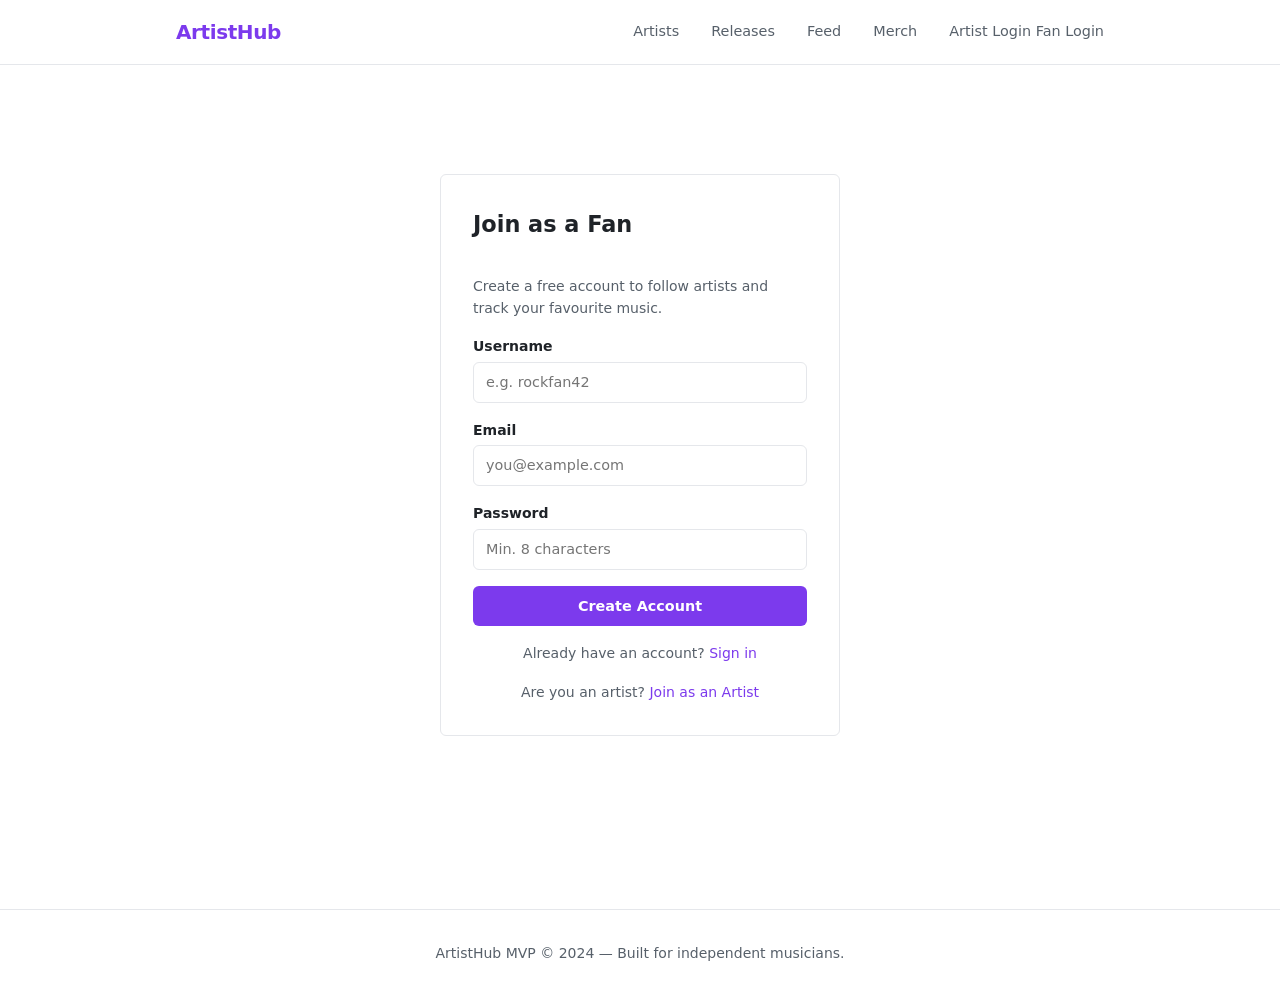
<file: frontend/fan-register.html>
<!DOCTYPE html>
<html lang="en">
<head>
  <meta charset="UTF-8" />
  <meta name="viewport" content="width=device-width, initial-scale=1.0" />
  <title>Join as a Fan — ArtistHub</title>
  <link rel="stylesheet" href="css/reset.css" />
  <link rel="stylesheet" href="css/main.css" />
</head>
<body>

  <header class="site-header">
    <div class="container header-inner">
      <a href="index.html" class="logo">ArtistHub</a>
      <nav class="site-nav" id="site-nav">
        <a href="browse-artists.html">Artists</a>
        <a href="browse-releases.html">Releases</a>
        <a href="browse-posts.html">Feed</a>
        <a href="browse-merch.html">Merch</a>
        <span id="nav-guest">
          <a href="artist-login.html">Artist Login</a>
          <a href="fan-login.html">Fan Login</a>
        </span>
        <span id="nav-authed" style="display:none;">
          <a href="#" id="nav-dashboard">Dashboard</a>
          <a href="#" id="nav-logout">Sign Out</a>
        </span>
      </nav>
    </div>
  </header>

  <main class="form-page">
    <div class="form-card">
      <h2>Join as a Fan</h2>
      <p class="form-footer" style="text-align:left; margin-bottom:1rem;">
        Create a free account to follow artists and track your favourite music.
      </p>

      <!-- Inline alert — shown on error or success by fan-register.js -->
      <div id="form-alert" class="alert" style="display:none;"></div>

      <form id="register-form" novalidate>
        <div class="form-group">
          <label for="username">Username</label>
          <input
            type="text"
            id="username"
            name="username"
            placeholder="e.g. rockfan42"
            autocomplete="username"
            required
          />
        </div>

        <div class="form-group">
          <label for="email">Email</label>
          <input
            type="email"
            id="email"
            name="email"
            placeholder="you@example.com"
            autocomplete="email"
            required
          />
        </div>

        <div class="form-group">
          <label for="password">Password</label>
          <input
            type="password"
            id="password"
            name="password"
            placeholder="Min. 8 characters"
            autocomplete="new-password"
            minlength="8"
            required
          />
        </div>

        <button type="submit" class="btn btn-primary" style="width:100%;">
          Create Account
        </button>
      </form>

      <p class="form-footer" style="margin-top:1rem;">
        Already have an account?
        <a href="fan-login.html">Sign in</a>
      </p>
      <p class="form-footer">
        Are you an artist?
        <a href="artist-register.html">Join as an Artist</a>
      </p>
    </div>
  </main>

  <footer class="site-footer">
    <div class="container">
      <p>ArtistHub MVP &copy; 2024 — Built for independent musicians.</p>
    </div>
  </footer>

  <script src="js/api.js"></script>
  <script src="js/fan-register.js"></script>

</body>
</html>
</file>
<file: frontend/css/main.css>
/* main.css
 *
 * ArtistHub global styles.
 *
 * Design tokens are defined as CSS custom properties at :root so every
 * component can reference them. Changing a colour here changes it everywhere.
 *
 * Layout uses a single centred .container — max-width 960px with 1rem
 * horizontal padding so it works on mobile without media queries.
 */

/* ------------------------------------------------------------------ */
/* Design tokens                                                        */
/* ------------------------------------------------------------------ */
:root {
  /* Colours */
  --color-bg:        #ffffff;
  --color-surface:   #f7f8fa;
  --color-border:    #e5e7eb;
  --color-text:      #1f2328;
  --color-muted:     #57606a;
  --color-accent:    #7c3aed;   /* Purple — primary brand colour */
  --color-accent-dk: #5b21b6;   /* Darker shade for hover states */
  --color-danger:    #dc2626;

  /* Typography */
  --font-family: -apple-system, "Segoe UI", system-ui, sans-serif;
  --font-size-base: 1rem;       /* 16px */
  --line-height:    1.6;

  /* Spacing */
  --space-xs:  0.25rem;
  --space-sm:  0.5rem;
  --space-md:  1rem;
  --space-lg:  2rem;
  --space-xl:  4rem;

  /* Layout */
  --container-max: 960px;
  --radius:        6px;
}

/* ------------------------------------------------------------------ */
/* Base                                                                 */
/* ------------------------------------------------------------------ */
body {
  font-family: var(--font-family);
  font-size: var(--font-size-base);
  line-height: var(--line-height);
  color: var(--color-text);
  background: var(--color-bg);
}

/* ------------------------------------------------------------------ */
/* Layout                                                               */
/* ------------------------------------------------------------------ */
.container {
  max-width: var(--container-max);
  margin: 0 auto;
  padding: 0 var(--space-md);
}

/* ------------------------------------------------------------------ */
/* Header / Nav                                                         */
/* ------------------------------------------------------------------ */
.site-header {
  border-bottom: 1px solid var(--color-border);
  background: var(--color-bg);
  position: sticky;
  top: 0;
  z-index: 100;
}

.header-inner {
  display: flex;
  align-items: center;
  justify-content: space-between;
  padding-top: var(--space-md);
  padding-bottom: var(--space-md);
}

.logo {
  font-size: 1.25rem;
  font-weight: 700;
  color: var(--color-accent);
  letter-spacing: -0.02em;
}

.site-nav {
  display: flex;
  align-items: center;
  gap: var(--space-lg);
  font-size: 0.9rem;
}

.site-nav a {
  color: var(--color-muted);
  transition: color 0.15s;
}

.site-nav a:hover {
  color: var(--color-text);
}

/* ------------------------------------------------------------------ */
/* Buttons                                                              */
/* ------------------------------------------------------------------ */
.btn {
  display: inline-block;
  padding: 0.55rem 1.25rem;
  border-radius: var(--radius);
  font-size: 0.9rem;
  font-weight: 600;
  cursor: pointer;
  border: none;
  transition: background 0.15s, opacity 0.15s;
  text-align: center;
}

.btn-primary {
  background: var(--color-accent);
  color: #fff;
}

.btn-primary:hover {
  background: var(--color-accent-dk);
}

.btn-secondary {
  background: var(--color-surface);
  color: var(--color-text);
  border: 1px solid var(--color-border);
}

.btn-secondary:hover {
  background: var(--color-border);
}

.btn-danger {
  background: var(--color-danger);
  color: #fff;
}

/* ------------------------------------------------------------------ */
/* Hero                                                                 */
/* ------------------------------------------------------------------ */
.hero {
  padding: var(--space-xl) 0;
  background: linear-gradient(135deg, #f5f3ff 0%, #ede9fe 100%);
  text-align: center;
}

.hero h1 {
  font-size: 2.5rem;
  font-weight: 800;
  letter-spacing: -0.03em;
  margin-bottom: var(--space-md);
}

.hero-sub {
  font-size: 1.1rem;
  color: var(--color-muted);
  max-width: 520px;
  margin: 0 auto var(--space-lg);
}

.hero-actions {
  display: flex;
  gap: var(--space-md);
  justify-content: center;
  flex-wrap: wrap;
}

/* ------------------------------------------------------------------ */
/* Sections                                                             */
/* ------------------------------------------------------------------ */
.section {
  padding: var(--space-xl) 0;
}

.section-alt {
  background: var(--color-surface);
}

.section h2 {
  font-size: 1.6rem;
  font-weight: 700;
  margin-bottom: var(--space-sm);
}

.section-sub {
  color: var(--color-muted);
  margin-bottom: var(--space-lg);
}

/* ------------------------------------------------------------------ */
/* Card grid                                                            */
/* ------------------------------------------------------------------ */
.card-grid {
  display: grid;
  grid-template-columns: repeat(auto-fill, minmax(220px, 1fr));
  gap: var(--space-md);
}

.card {
  background: var(--color-bg);
  border: 1px solid var(--color-border);
  border-radius: var(--radius);
  padding: var(--space-md);
  transition: box-shadow 0.15s;
}

.card:hover {
  box-shadow: 0 2px 8px rgba(0, 0, 0, 0.08);
}

.card h3 {
  font-size: 1rem;
  font-weight: 600;
  margin-bottom: var(--space-xs);
}

.card p {
  font-size: 0.875rem;
  color: var(--color-muted);
}

/* ------------------------------------------------------------------ */
/* Placeholder loading state                                            */
/* ------------------------------------------------------------------ */
.placeholder {
  text-align: center;
  color: var(--color-muted);
}

.placeholder-img {
  width: 100%;
  height: 120px;
  background: var(--color-border);
  border-radius: var(--radius);
  margin-bottom: var(--space-md);
  animation: pulse 1.5s ease-in-out infinite;
}

@keyframes pulse {
  0%, 100% { opacity: 1; }
  50%       { opacity: 0.5; }
}

/* ------------------------------------------------------------------ */
/* How it works grid                                                    */
/* ------------------------------------------------------------------ */
.how-grid {
  display: grid;
  grid-template-columns: repeat(auto-fill, minmax(200px, 1fr));
  gap: var(--space-lg);
}

.how-item {
  text-align: center;
}

.how-icon {
  display: block;
  font-size: 2rem;
  margin-bottom: var(--space-sm);
}

.how-item h3 {
  font-weight: 600;
  margin-bottom: var(--space-xs);
}

.how-item p {
  font-size: 0.875rem;
  color: var(--color-muted);
}

/* ------------------------------------------------------------------ */
/* Forms (used across auth pages)                                       */
/* ------------------------------------------------------------------ */
.form-page {
  min-height: calc(100vh - 120px);
  display: flex;
  align-items: center;
  justify-content: center;
  padding: var(--space-lg);
}

.form-card {
  background: var(--color-bg);
  border: 1px solid var(--color-border);
  border-radius: var(--radius);
  padding: var(--space-lg);
  width: 100%;
  max-width: 400px;
}

.form-card h2 {
  margin-bottom: var(--space-lg);
  font-size: 1.4rem;
}

.form-group {
  margin-bottom: var(--space-md);
}

.form-group label {
  display: block;
  font-size: 0.875rem;
  font-weight: 600;
  margin-bottom: var(--space-xs);
}

.form-group input,
.form-group textarea,
.form-group select {
  width: 100%;
  padding: 0.5rem 0.75rem;
  border: 1px solid var(--color-border);
  border-radius: var(--radius);
  font-size: 0.9rem;
  background: var(--color-bg);
  transition: border-color 0.15s;
}

.form-group input:focus,
.form-group textarea:focus,
.form-group select:focus {
  outline: none;
  border-color: var(--color-accent);
}

.form-error {
  color: var(--color-danger);
  font-size: 0.85rem;
  margin-top: var(--space-sm);
}

.form-footer {
  margin-top: var(--space-md);
  font-size: 0.875rem;
  color: var(--color-muted);
  text-align: center;
}

.form-footer a {
  color: var(--color-accent);
}

/* ------------------------------------------------------------------ */
/* Alerts / notifications                                               */
/* ------------------------------------------------------------------ */
.alert {
  padding: var(--space-sm) var(--space-md);
  border-radius: var(--radius);
  font-size: 0.875rem;
  margin-bottom: var(--space-md);
}

.alert-success {
  background: #d1fae5;
  color: #065f46;
  border: 1px solid #6ee7b7;
}

.alert-error {
  background: #fee2e2;
  color: #991b1b;
  border: 1px solid #fca5a5;
}

/* ------------------------------------------------------------------ */
/* Footer                                                               */
/* ------------------------------------------------------------------ */
.site-footer {
  border-top: 1px solid var(--color-border);
  padding: var(--space-lg) 0;
  text-align: center;
  font-size: 0.875rem;
  color: var(--color-muted);
  margin-top: var(--space-xl);
}

/* ------------------------------------------------------------------ */
/* Browse page controls                                                 */
/* ------------------------------------------------------------------ */
.browse-header {
  display: flex;
  align-items: flex-start;
  justify-content: space-between;
  flex-wrap: wrap;
  gap: var(--space-md);
  margin-bottom: var(--space-lg);
}

.search-box {
  padding: 0.5rem 0.75rem;
  border: 1px solid var(--color-border);
  border-radius: var(--radius);
  font-size: 0.9rem;
  width: 260px;
  background: var(--color-bg);
  transition: border-color 0.15s;
}

.search-box:focus {
  outline: none;
  border-color: var(--color-accent);
}

.results-summary {
  font-size: 0.875rem;
  color: var(--color-muted);
  margin-bottom: var(--space-md);
}

/* ------------------------------------------------------------------ */
/* Artist card (browse page)                                            */
/* ------------------------------------------------------------------ */
.artist-card {
  display: block;
  text-decoration: none;
  color: var(--color-text);
  transition: box-shadow 0.15s, transform 0.1s;
}

.artist-card:hover {
  transform: translateY(-2px);
  box-shadow: 0 4px 12px rgba(0, 0, 0, 0.1);
}

.artist-card-avatar {
  width: 64px;
  height: 64px;
  border-radius: 50%;
  overflow: hidden;
  margin-bottom: var(--space-sm);
  background: var(--color-accent);
  display: flex;
  align-items: center;
  justify-content: center;
}

.avatar-img {
  width: 100%;
  height: 100%;
  object-fit: cover;
}

.avatar-initials {
  color: #fff;
  font-weight: 700;
  font-size: 1.1rem;
}

.card-tag {
  display: inline-block;
  background: var(--color-surface);
  border: 1px solid var(--color-border);
  border-radius: 999px;
  font-size: 0.75rem;
  padding: 0.15rem 0.6rem;
  margin-top: var(--space-xs);
  color: var(--color-muted);
}

.card-meta {
  font-size: 0.8rem;
  color: var(--color-muted);
  margin-top: var(--space-xs);
}

/* ------------------------------------------------------------------ */
/* Pagination                                                           */
/* ------------------------------------------------------------------ */
.pagination {
  display: flex;
  align-items: center;
  justify-content: center;
  gap: var(--space-md);
  margin-top: var(--space-xl);
}

.page-indicator {
  font-size: 0.875rem;
  color: var(--color-muted);
}

/* ------------------------------------------------------------------ */
/* Artist profile page                                                  */
/* ------------------------------------------------------------------ */
.profile-hero {
  background: linear-gradient(135deg, #f5f3ff 0%, #ede9fe 100%);
  padding: var(--space-xl) 0 var(--space-lg);
  border-bottom: 1px solid var(--color-border);
}

.profile-header {
  display: flex;
  align-items: center;
  gap: var(--space-lg);
  flex-wrap: wrap;
}

.avatar {
  width: 96px;
  height: 96px;
  border-radius: 50%;
  overflow: hidden;
  background: var(--color-accent);
  display: flex;
  align-items: center;
  justify-content: center;
  flex-shrink: 0;
}

.avatar-lg {
  width: 96px;
  height: 96px;
  font-size: 2rem;
  font-weight: 700;
  color: #fff;
}

.profile-meta h1 {
  font-size: 1.75rem;
  font-weight: 800;
  margin-bottom: var(--space-xs);
}

.profile-subtitle {
  color: var(--color-muted);
  margin-bottom: var(--space-xs);
}

.profile-follower-count {
  font-size: 0.875rem;
  color: var(--color-muted);
  margin-bottom: var(--space-md);
}

.profile-bio {
  max-width: 680px;
  color: var(--color-muted);
  line-height: 1.7;
}

.skeleton .placeholder-img {
  width: 96px;
  height: 96px;
  border-radius: 50%;
  display: inline-block;
}

.muted {
  color: var(--color-muted);
  font-size: 0.9rem;
}

/* ------------------------------------------------------------------ */
/* Release cards                                                        */
/* ------------------------------------------------------------------ */
.releases-grid {
  grid-template-columns: repeat(auto-fill, minmax(200px, 1fr));
}

.release-card {
  display: flex;
  flex-direction: column;
  gap: var(--space-sm);
}

.release-artwork {
  width: 100%;
  aspect-ratio: 1 / 1;
  border-radius: var(--radius);
  overflow: hidden;
  background: var(--color-surface);
  border: 1px solid var(--color-border);
  display: flex;
  align-items: center;
  justify-content: center;
}

.artwork-img {
  width: 100%;
  height: 100%;
  object-fit: cover;
}

.artwork-placeholder {
  width: 100%;
  height: 100%;
  display: flex;
  align-items: center;
  justify-content: center;
  background: linear-gradient(135deg, #ede9fe 0%, #ddd6fe 100%);
}

.artwork-placeholder span {
  font-size: 1.5rem;
  font-weight: 700;
  color: var(--color-accent);
  letter-spacing: -0.02em;
}

.release-info {
  flex: 1;
}

.release-title {
  font-size: 0.95rem;
  font-weight: 600;
  margin-bottom: var(--space-xs);
  /* Clamp to two lines — prevents tall cards for long titles. */
  display: -webkit-box;
  -webkit-line-clamp: 2;
  -webkit-box-orient: vertical;
  overflow: hidden;
}

.release-date {
  font-size: 0.75rem;
}

.release-actions {
  display: flex;
  gap: var(--space-xs);
  flex-wrap: wrap;
  margin-top: auto;
}

.release-btn {
  font-size: 0.8rem;
  padding: 0.35rem 0.85rem;
  flex: 1;
  text-align: center;
}

/* ------------------------------------------------------------------ */
/* Release type filter chips                                            */
/* ------------------------------------------------------------------ */
.chip-group {
  display: flex;
  gap: var(--space-xs);
  flex-wrap: wrap;
  margin-bottom: var(--space-lg);
}

.chip {
  padding: 0.3rem 0.8rem;
  border-radius: 999px;
  border: 1px solid var(--color-border);
  background: var(--color-surface);
  font-size: 0.8rem;
  cursor: pointer;
  transition: background 0.15s, border-color 0.15s, color 0.15s;
  color: var(--color-muted);
}

.chip:hover {
  border-color: var(--color-accent);
  color: var(--color-accent);
}

.chip-active {
  background: var(--color-accent);
  border-color: var(--color-accent);
  color: #fff;
}

.chip-active:hover {
  background: var(--color-accent-dk);
  border-color: var(--color-accent-dk);
  color: #fff;
}

/* ------------------------------------------------------------------ */
/* Post cards (feed page + artist profile)                             */
/* ------------------------------------------------------------------ */
.post-card {
  display: flex;
  gap: var(--space-md);
  padding: var(--space-md) 0;
  border-bottom: 1px solid var(--color-border);
}

.post-card:last-child {
  border-bottom: none;
}

/* Compact variant used on the artist profile page (no avatar column) */
.post-card-profile {
  padding: var(--space-sm) 0;
}

.post-avatar {
  flex-shrink: 0;
  width: 48px;
  height: 48px;
  border-radius: 50%;
  background: var(--color-accent);
  display: flex;
  align-items: center;
  justify-content: center;
  text-decoration: none;
}

.avatar-sm {
  width: 48px;
  height: 48px;
  font-size: 1rem;
  color: #fff;
  display: flex;
  align-items: center;
  justify-content: center;
}

.post-body {
  flex: 1;
  min-width: 0;       /* prevent flex children from overflowing */
}

.post-header {
  display: flex;
  align-items: baseline;
  gap: var(--space-sm);
  margin-bottom: var(--space-xs);
  flex-wrap: wrap;
}

.post-artist-link {
  font-weight: 600;
  font-size: 0.9rem;
  color: var(--color-text);
  text-decoration: none;
}

.post-artist-link:hover {
  color: var(--color-accent);
}

.post-time {
  font-size: 0.8rem;
  color: var(--color-muted);
}

.post-text {
  font-size: 0.95rem;
  line-height: 1.6;
  color: var(--color-text);
  /* Preserve newlines in post body text */
  white-space: pre-wrap;
  word-break: break-word;
}

.post-image-wrap {
  margin-top: var(--space-sm);
  border-radius: var(--radius);
  overflow: hidden;
  max-width: 480px;
}

.post-image {
  width: 100%;
  height: auto;
  display: block;
  border-radius: var(--radius);
}

/* Feed page layout */
.feed-layout {
  max-width: 640px;
  margin: 0 auto;
}

/* Skeleton placeholder card (loading state) */
.skeleton-card {
  display: flex;
  gap: var(--space-md);
  padding: var(--space-md) 0;
  border-bottom: 1px solid var(--color-border);
  animation: pulse 1.5s ease-in-out infinite;
}

/* ------------------------------------------------------------------ */
/* Merch cards                                                          */
/* ------------------------------------------------------------------ */
.merch-grid {
  grid-template-columns: repeat(auto-fill, minmax(200px, 1fr));
}

.merch-card {
  display: flex;
  flex-direction: column;
  gap: var(--space-sm);
}

/* Out-of-stock card — slightly dimmed */
.merch-card-oos {
  opacity: 0.65;
}

.merch-artwork {
  width: 100%;
  aspect-ratio: 1 / 1;
  border-radius: var(--radius);
  overflow: hidden;
  background: var(--color-surface);
  border: 1px solid var(--color-border);
  display: flex;
  align-items: center;
  justify-content: center;
}

.merch-icon {
  font-size: 2.5rem;
}

.merch-info {
  flex: 1;
}

.merch-name {
  font-size: 0.95rem;
  font-weight: 600;
  margin-bottom: var(--space-xs);
  display: -webkit-box;
  -webkit-line-clamp: 2;
  -webkit-box-orient: vertical;
  overflow: hidden;
}

.merch-desc {
  font-size: 0.8rem;
  color: var(--color-muted);
  line-height: 1.5;
}

.merch-footer {
  display: flex;
  align-items: center;
  justify-content: space-between;
  gap: var(--space-xs);
  margin-top: auto;
  padding-top: var(--space-xs);
  border-top: 1px solid var(--color-border);
}

.merch-price {
  font-size: 1rem;
  font-weight: 700;
  color: var(--color-text);
}

.merch-actions {
  display: flex;
  gap: var(--space-xs);
}

.merch-btn {
  font-size: 0.8rem;
  padding: 0.35rem 0.85rem;
}

/* Disabled Buy button — catalog-only MVP state */
.btn:disabled {
  opacity: 0.45;
  cursor: not-allowed;
}

/* Stock badges */
.stock-badge {
  display: inline-block;
  font-size: 0.7rem;
  font-weight: 600;
  padding: 0.1rem 0.5rem;
  border-radius: 999px;
  margin-top: var(--space-xs);
}

.stock-in {
  background: #d1fae5;
  color: #065f46;
}

.stock-out {
  background: #fee2e2;
  color: #991b1b;
}

/* ------------------------------------------------------------------ */
/* Auth card (login / register pages)                                   */
/* ------------------------------------------------------------------ */
.auth-card {
  max-width: 420px;
  margin: 0 auto;
  background: var(--color-surface);
  border: 1px solid var(--color-border);
  border-radius: var(--radius-lg);
  padding: var(--space-xl);
}

.auth-title {
  font-size: 1.5rem;
  font-weight: 800;
  margin-bottom: var(--space-xs);
}

.auth-subtitle {
  color: var(--color-muted);
  margin-bottom: var(--space-lg);
  font-size: 0.9rem;
}

.auth-alt-link {
  margin-top: var(--space-md);
  font-size: 0.875rem;
  color: var(--color-muted);
  text-align: center;
}

/* ------------------------------------------------------------------ */
/* Stats grid (dashboard)                                               */
/* ------------------------------------------------------------------ */
.stats-grid {
  display: grid;
  grid-template-columns: repeat(auto-fill, minmax(140px, 1fr));
  gap: var(--space-md);
}

.stat-card {
  background: var(--color-surface);
  border: 1px solid var(--color-border);
  border-radius: var(--radius-md);
  padding: var(--space-md) var(--space-lg);
  display: flex;
  flex-direction: column;
  align-items: center;
  gap: var(--space-xs);
  text-align: center;
}

.stat-number {
  font-size: 2rem;
  font-weight: 800;
  color: var(--color-text);
  line-height: 1;
}

.stat-label {
  font-size: 0.8rem;
  color: var(--color-muted);
  text-transform: uppercase;
  letter-spacing: 0.05em;
}

/* ------------------------------------------------------------------ */
/* Dashboard form grid                                                  */
/* ------------------------------------------------------------------ */
.form-grid {
  display: grid;
  grid-template-columns: repeat(auto-fill, minmax(220px, 1fr));
  gap: var(--space-md);
  margin-bottom: var(--space-lg);
}

.form-group-full {
  grid-column: 1 / -1;
}

.form-textarea {
  resize: vertical;
  min-height: 96px;
}

.form-hint {
  font-size: 0.8rem;
  color: var(--color-muted);
  margin-top: var(--space-xs);
}

.btn-block {
  width: 100%;
  justify-content: center;
}

/* ------------------------------------------------------------------ */
/* Analytics page                                                       */
/* ------------------------------------------------------------------ */

.analytics-hero {
  background: linear-gradient(135deg, #f0f9ff 0%, #e0f2fe 100%);
  padding: var(--space-xl) 0 var(--space-lg);
  border-bottom: 1px solid var(--color-border);
}

.analytics-header {
  display: flex;
  align-items: flex-start;
  justify-content: space-between;
  gap: var(--space-md);
  flex-wrap: wrap;
}

.analytics-header h1 {
  font-size: 1.75rem;
  font-weight: 800;
  margin-bottom: var(--space-xs);
}

.analytics-subtitle {
  color: var(--color-muted);
  font-size: 0.9rem;
}

.analytics-freshness {
  font-style: italic;
}

.analytics-header-actions {
  display: flex;
  gap: var(--space-sm);
  flex-shrink: 0;
}

/* Section typography inside analytics page */
.section-title {
  font-size: 1.25rem;
  font-weight: 700;
  margin-bottom: var(--space-xs);
}

.section-desc {
  color: var(--color-muted);
  font-size: 0.9rem;
  margin-bottom: var(--space-lg);
  max-width: 640px;
}

/* Stat card colour variants */
.stat-card--followers { border-top: 3px solid #7c5cd8; }
.stat-card--releases  { border-top: 3px solid #3b82d4; }
.stat-card--posts     { border-top: 3px solid #0ea5e9; }
.stat-card--merch     { border-top: 3px solid #f59e0b; }
.stat-card--streams   { border-top: 3px solid #10b981; }
.stat-card--revenue   { border-top: 3px solid #22c55e; }

/* Analytics bar chart */
.chart-container {
  overflow-x: auto;
  padding-bottom: var(--space-xs);
}

.analytics-bar-chart {
  display: block;
  min-width: 300px;
}

/* Roadmap cards */
.roadmap-grid {
  display: grid;
  grid-template-columns: repeat(auto-fill, minmax(260px, 1fr));
  gap: var(--space-lg);
}

.roadmap-card {
  background: var(--color-surface);
  border: 1px solid var(--color-border);
  border-radius: var(--radius-lg);
  padding: var(--space-lg);
}

.roadmap-card h3 {
  font-size: 1rem;
  font-weight: 700;
  margin: var(--space-sm) 0 var(--space-sm);
}

.roadmap-card p {
  font-size: 0.875rem;
  color: var(--color-muted);
  line-height: 1.6;
  margin-bottom: var(--space-sm);
}

.roadmap-card code {
  background: #f3f4f6;
  border-radius: 3px;
  padding: 1px 4px;
  font-size: 0.8rem;
  color: #1f2328;
}

.roadmap-icon {
  font-size: 1.5rem;
  font-weight: 900;
  color: var(--color-accent);
  line-height: 1;
}

.roadmap-streams { border-left: 4px solid #3b82d4; }
.roadmap-sales   { border-left: 4px solid #22c55e; }
.roadmap-audience { border-left: 4px solid #7c5cd8; }

.roadmap-tech {
  font-size: 0.8rem !important;
  background: #f8f9fc;
  border-radius: var(--radius-sm);
  padding: var(--space-sm) !important;
  border-left: 3px solid var(--color-border);
  color: var(--color-text) !important;
}

/* ------------------------------------------------------------------ */
/* Admin row — used in artist dashboard release/merch management lists */
/* ------------------------------------------------------------------ */
.admin-row {
  display: flex;
  align-items: center;
  justify-content: space-between;
  gap: var(--space-md);
  padding: var(--space-sm) var(--space-md);
  border: 1px solid var(--color-border);
  border-radius: var(--radius-sm);
  background: var(--color-surface);
  margin-bottom: var(--space-sm);
}

.admin-row-info {
  display: flex;
  align-items: center;
  flex-wrap: wrap;
  gap: var(--space-sm);
  min-width: 0;
}

.admin-row-info strong {
  font-weight: 600;
  white-space: nowrap;
  overflow: hidden;
  text-overflow: ellipsis;
  max-width: 280px;
}

/* Small button variant */
.btn-sm {
  font-size: 0.8rem;
  padding: 0.3rem 0.75rem;
  flex-shrink: 0;
}
</file>
